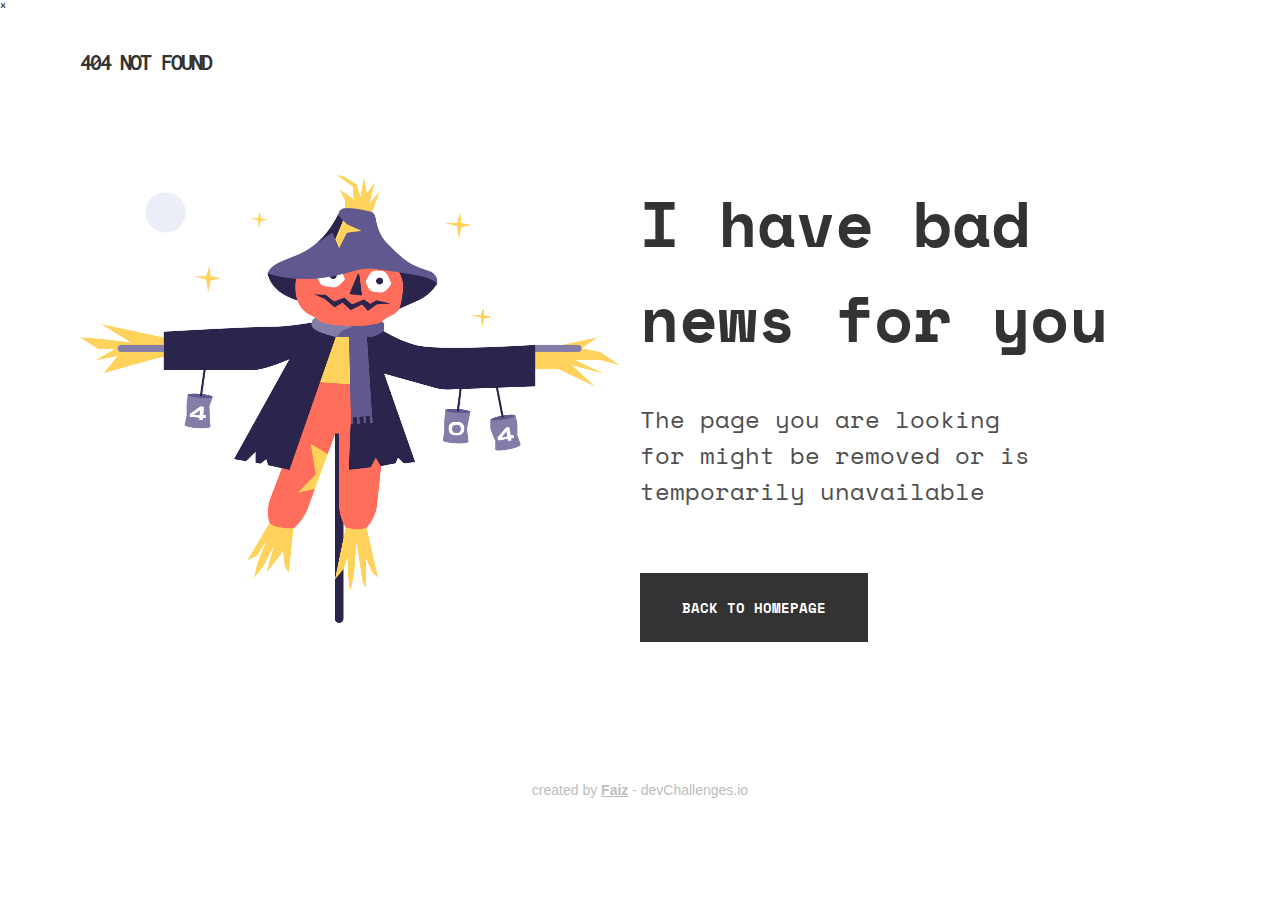
<file: 404 Not Found/index.html>
<!DOCTYPE html>
<html lang="en">
  <head>
    <meta charset="UTF-8" />
    <meta http-equiv="X-UA-Compatible" content="IE=edge" />
    <meta name="viewport" content="width=device-width, initial-scale=1.0" />
    <link rel="preconnect" href="https://fonts.googleapis.com" />
    <link rel="preconnect" href="https://fonts.gstatic.com" crossorigin />
    <link
      href="https://fonts.googleapis.com/css2?family=Inconsolata:wght@700&family=Space+Mono:wght@400;700&display=swap"
      rel="stylesheet"
    />
    <link rel="stylesheet" href="style.css" />
    x
    <title>404 Not Found</title>
  </head>
  <body>
    <div class="container">
      <h2 class="heading-title">404 Not Found</h2>
      <img class="scarecrow-img" src="./Scarecrow.png" alt="Scarecrow Image" />
      <div class="content">
        <h3 class="content-title">I have bad news for you</h3>
        <p class="content-para">
          The page you are looking for might be removed or is temporarily
          unavailable
        </p>
        <div><a class="homepage-btn" href="#">Back to homepage</a></div>
      </div>
    </div>
    <footer class="footer">
      <p>
        created by
        <a href="https://github.com/Faiz-AR"
          ><span class="footer-name">Faiz</span></a
        >
        - devChallenges.io
      </p>
    </footer>
  </body>
</html>
</file>
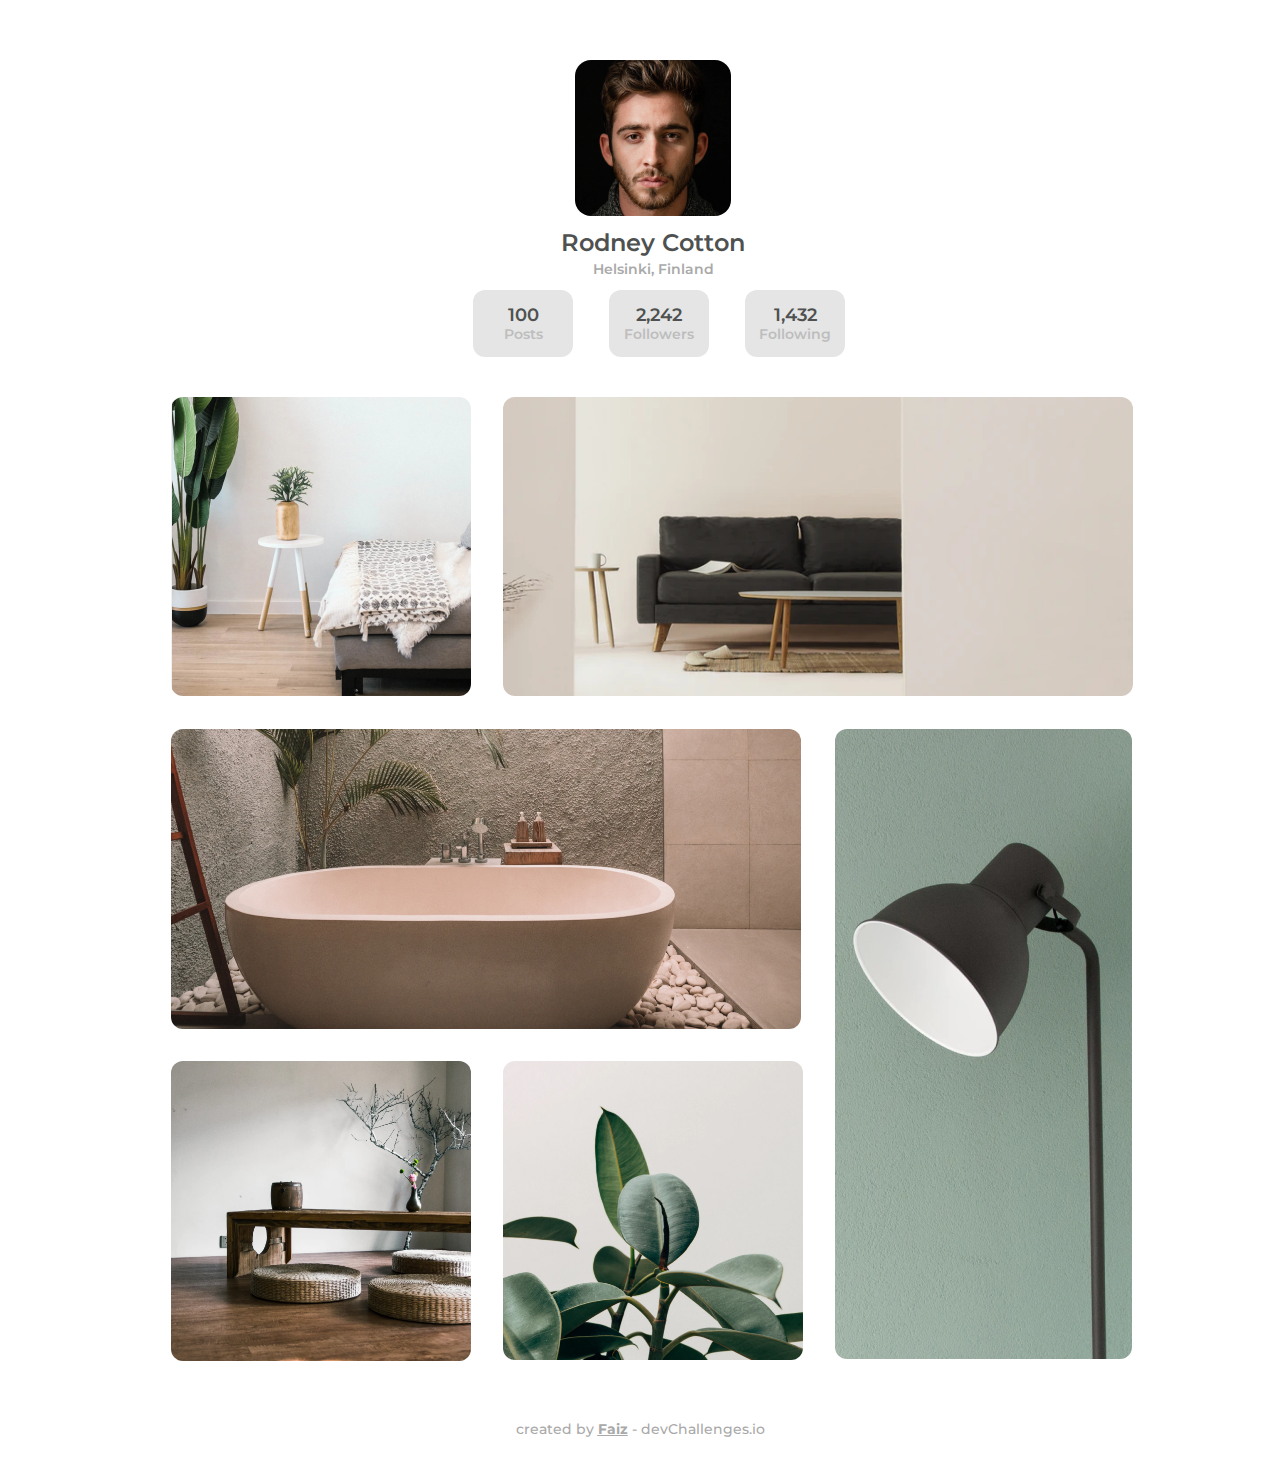
<file: My Gallery/index.html>
<!DOCTYPE html>
<html lang="en">
  <head>
    <meta charset="UTF-8" />
    <meta http-equiv="X-UA-Compatible" content="IE=edge" />
    <meta name="viewport" content="width=device-width, initial-scale=1.0" />
    <link rel="preconnect" href="https://fonts.googleapis.com" />
    <link rel="preconnect" href="https://fonts.gstatic.com" crossorigin />
    <link
      href="https://fonts.googleapis.com/css2?family=Montserrat:wght@500;600;700&display=swap"
      rel="stylesheet"
    />
    <link rel="shortcut icon" type="image/jpg" href="img/devchallenges.png" />

    <link rel="stylesheet" href="css/style.css" />
    <link rel="stylesheet" href="css/queries.css" />
    <title>My Gallery</title>
  </head>
  <body>
    <main class="container">
      <!-- HEADER SECTION -->
      <section class="header-section">
        <img
          class="profile-img"
          src="img/profilePhoto.png"
          alt="Profile Photo"
        />
        <p class="profile-name">Rodney Cotton</p>
        <p class="profile-address">Helsinki, Finland</p>
        <div class="profile-info">
          <div class="box">
            <p class="box-primary">100</p>
            <p class="box-secondary">Posts</p>
          </div>
          <div class="box">
            <p class="box-primary">2,242</p>
            <p class="box-secondary">Followers</p>
          </div>
          <div class="box">
            <p class="box-primary">1,432</p>
            <p class="box-secondary">Following</p>
          </div>
        </div>
      </section>

      <!-- CONTENT SECTION -->
      <section class="content-section">
        <div class="img-box-1">
          <img class="content-img img-sm" src="img/photo1.png" alt="" />
        </div>
        <div class="img-box-2">
          <img class="content-img img-md-x" src="img/photo2.png" alt="" />
        </div>
        <div class="img-box-3">
          <img class="content-img img-md-x" src="img/photo3.png" alt="" />
        </div>
        <div class="img-box-4">
          <img class="content-img img-md-y" src="img/photo_4.png" alt="" />
        </div>
        <div class="img-box-5">
          <img class="content-img img-sm" src="img/photo6.png" alt="" />
        </div>
        <div class="img-box-6">
          <img class="content-img img-sm" src="img/photo5.png" alt="" />
        </div>
      </section>
    </main>

    <footer class="footer">
      <p>
        created by
        <a href="https://github.com/Faiz-AR" target="_blank"
          ><span class="footer-name">Faiz</span></a
        >
        - devChallenges.io
      </p>
    </footer>
  </body>
</html>
</file>
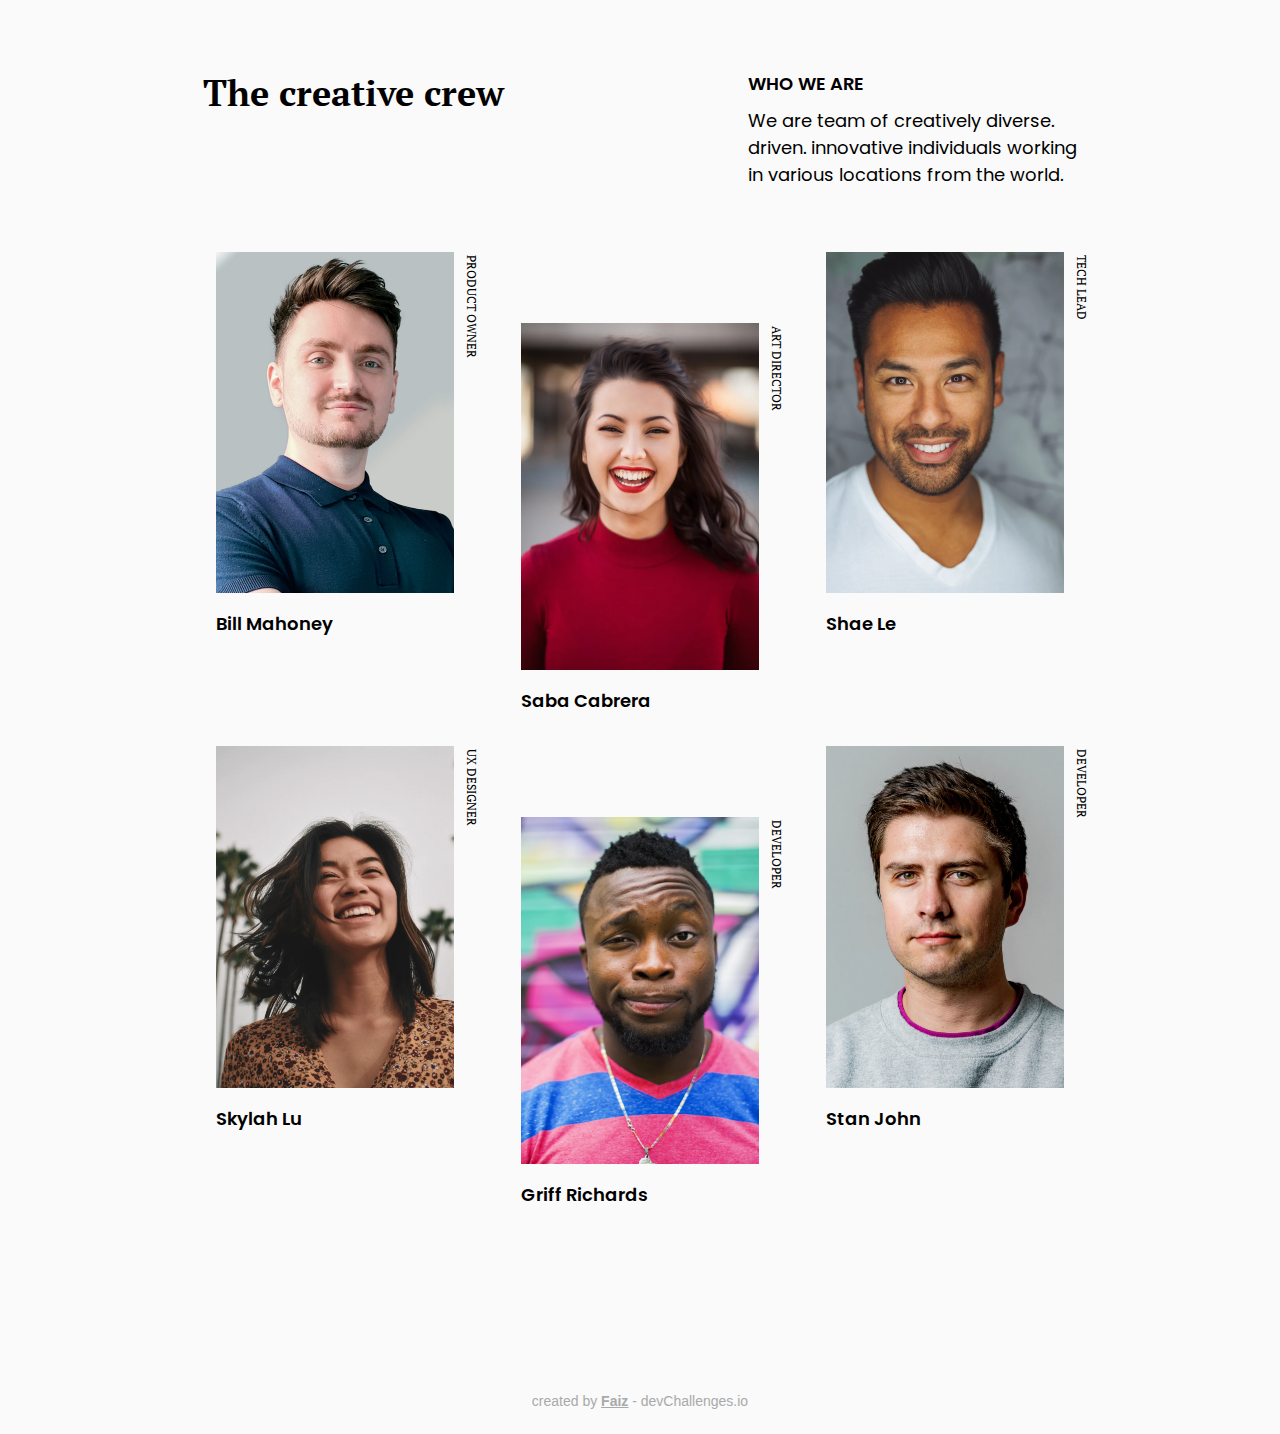
<file: My Team Page/index.html>
<!DOCTYPE html>
<html lang="en">
  <head>
    <meta charset="UTF-8" />
    <meta http-equiv="X-UA-Compatible" content="IE=edge" />
    <meta name="viewport" content="width=device-width, initial-scale=1.0" />
    <link rel="preconnect" href="https://fonts.googleapis.com" />
    <link rel="preconnect" href="https://fonts.gstatic.com" crossorigin />
    <link
      href="https://fonts.googleapis.com/css2?family=PT+Serif:wght@400;700&family=Poppins:wght@400;600&display=swap"
      rel="stylesheet"
    />
    <link rel="stylesheet" href="style.css" />
    <title>My Team Page</title>
  </head>
  <body>
    <main class="container">
      <!-- HEADING SECTION -->
      <div class="heading-section">
        <h2 class="heading-title">The creative crew</h2>
        <div class="heading-content">
          <h3 class="content-title">Who we are</h3>
          <p class="content-para">
            We are team of creatively diverse. driven. innovative individuals
            working in various locations from the world.
          </p>
        </div>
      </div>

      <!-- TEAM SECTION -->
      <div class="team-section">
        <!-- CARD 1 -->
        <div class="card">
          <img class="team-img" src="./img/photo1.png" alt="Bill Mahoney" />
          <span class="team-job">Product owner</span>
          <span class="team-name">Bill Mahoney</span>
        </div>

        <!-- CARD 2 -->
        <div class="card card-end">
          <img class="team-img" src="./img/photo2.png" alt="Saba Cabrera" />
          <span class="team-job">Art director</span>
          <span class="team-name">Saba Cabrera</span>
        </div>

        <!-- CARD 3 -->
        <div class="card">
          <img class="team-img" src="./img/photo3.png" alt="Shae Le" />
          <span class="team-job">Tech Lead</span>
          <span class="team-name">Shae Le</span>
        </div>

        <!-- CARD 4 -->
        <div class="card card-end card-adjust-start">
          <img class="team-img" src="./img/photo4.png" alt="Saba Cabrera" />
          <span class="team-job">UX Designer</span>
          <span class="team-name">Skylah Lu</span>
        </div>
        <!-- CARD 5 -->
        <div class="card card-adjust-end">
          <img class="team-img" src="./img/photo5.png" alt="Griff Richards" />
          <span class="team-job">Developer</span>
          <span class="team-name">Griff Richards</span>
        </div>

        <!-- CARD 6 -->
        <div class="card card-end card-adjust-start">
          <img class="team-img" src="./img/photo6.png" alt="Stan John" />
          <span class="team-job">Developer</span>
          <span class="team-name">Stan John</span>
        </div>
      </div>
    </main>
    <footer class="footer">
      <p>
        created by
        <a href="https://github.com/Faiz-AR"
          ><span class="footer-name">Faiz</span></a
        >
        - devChallenges.io
      </p>
    </footer>
  </body>
</html>
</file>
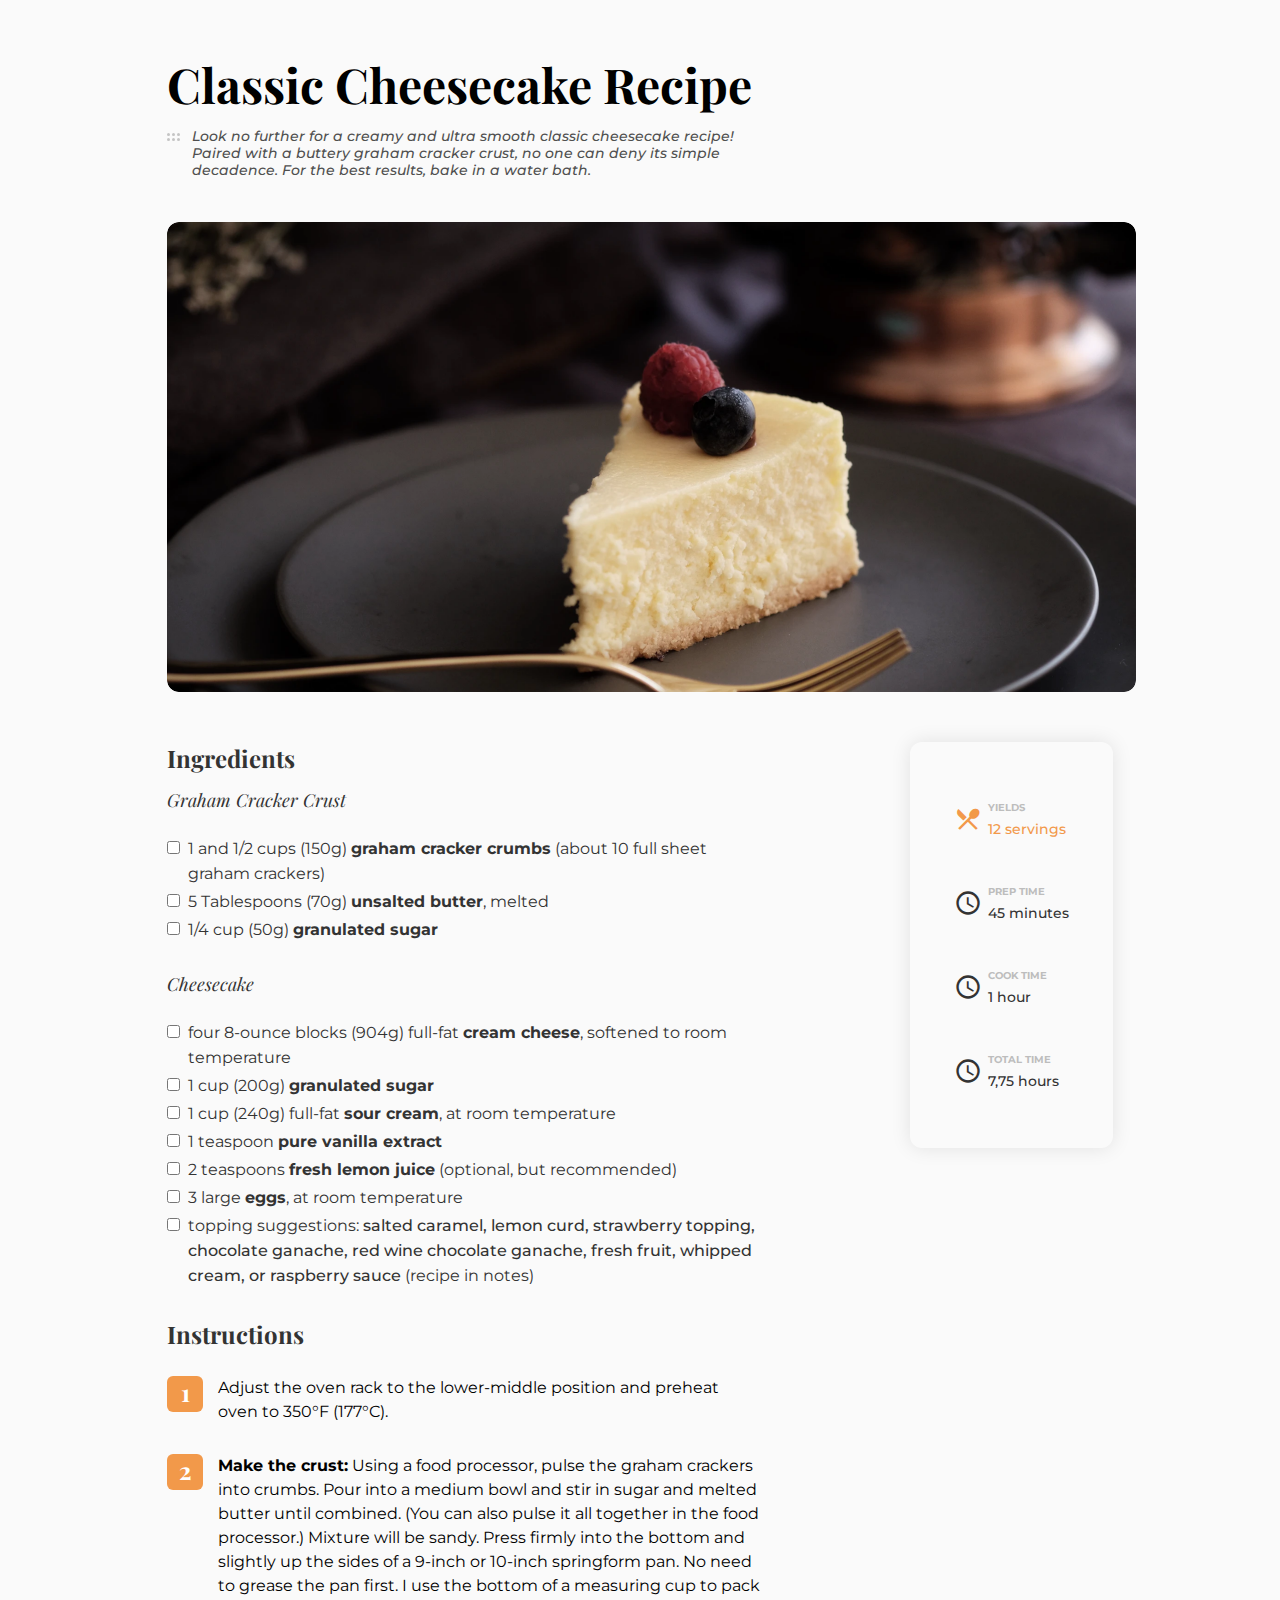
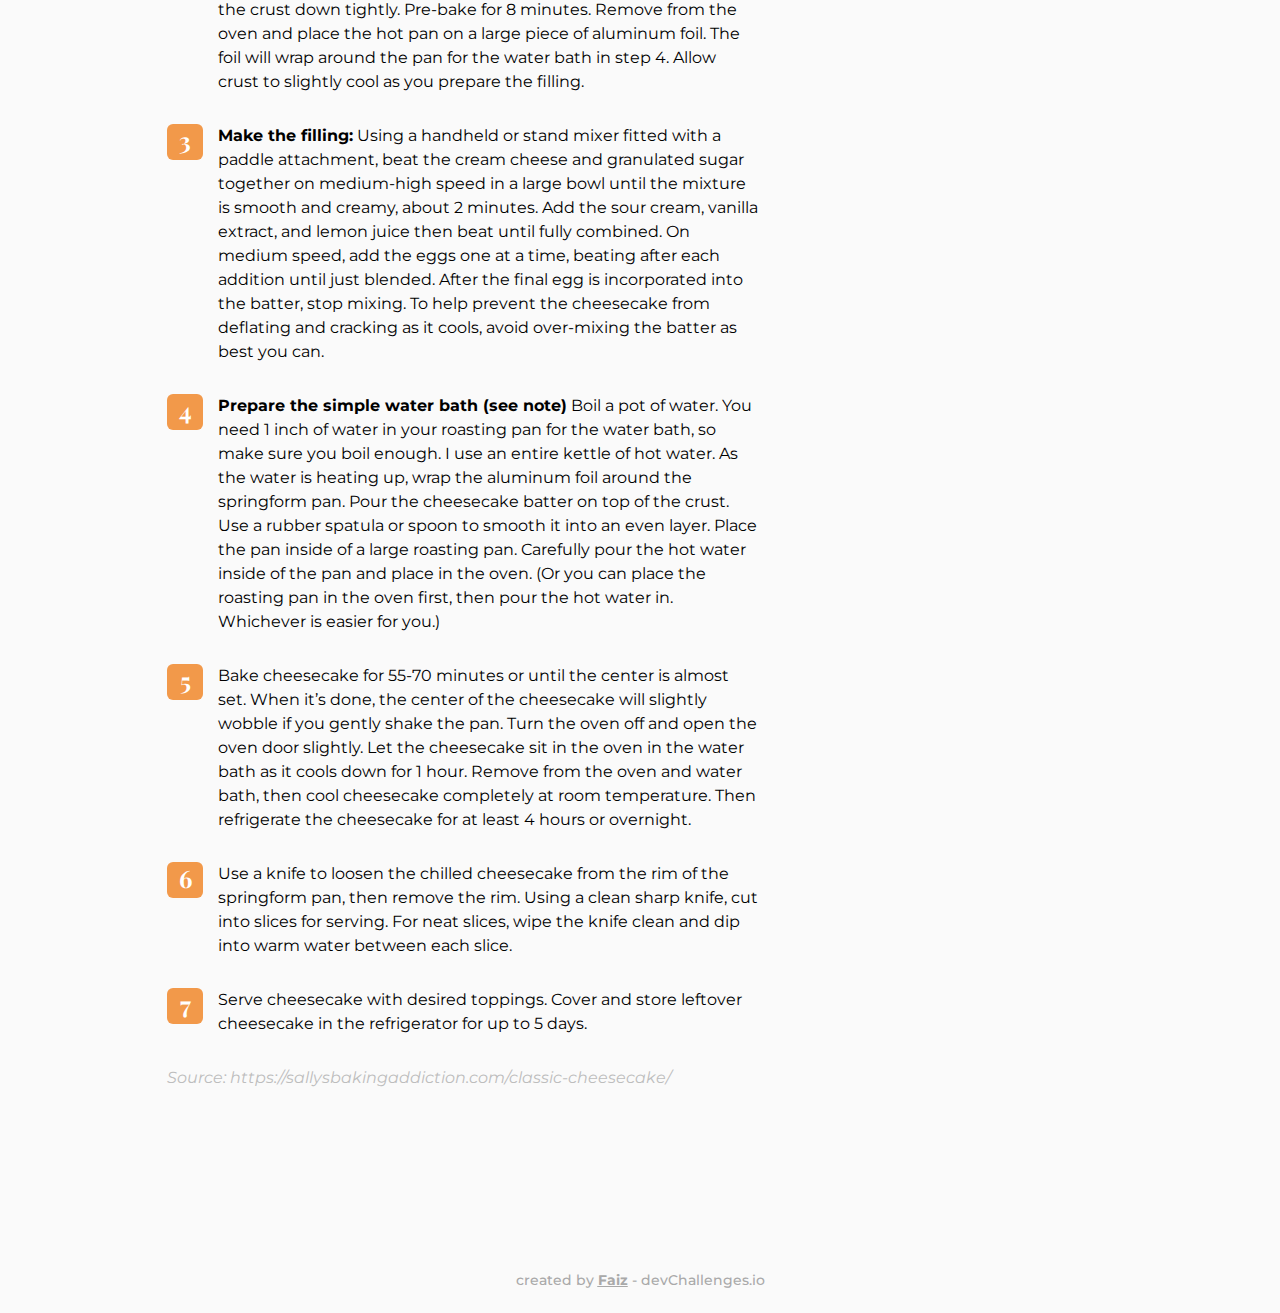
<file: Recipe Blog/index.html>
<!DOCTYPE html>
<html lang="en">
  <head>
    <meta charset="UTF-8" />
    <meta http-equiv="X-UA-Compatible" content="IE=edge" />
    <meta name="viewport" content="width=device-width, initial-scale=1.0" />

    <link rel="preconnect" href="https://fonts.googleapis.com" />
    <link rel="preconnect" href="https://fonts.gstatic.com" crossorigin />
    <link
      href="https://fonts.googleapis.com/css2?family=Montserrat:ital,wght@0,400;0,500;0,700;1,400&family=Playfair+Display:ital,wght@0,700;1,400&display=swap"
      rel="stylesheet"
    />
    <link
      href="https://fonts.googleapis.com/icon?family=Material+Icons"
      rel="stylesheet"
    />

    <link rel="shortcut icon" type="image/jpg" href="img/devchallenges.png" />
    <link rel="stylesheet" href="css/style.css" />
    <link rel="stylesheet" href="css/queries.css" />

    <title>Recipe Blog</title>
  </head>
  <body>
    <main class="container">
      <!--                 -->
      <!-- HEADING SECTION -->
      <!--                 -->
      <section class="heading-section">
        <div class="heading-content-container">
          <h2 class="title-primary">Classic Cheesecake Recipe</h2>
          <div class="heading-content">
            <img class="dots-icon" src="img/6dots.svg" alt="6 Dots" />

            <p class="heading-text">
              Look no further for a creamy and ultra smooth classic cheesecake
              recipe! Paired with a buttery graham cracker crust, no one can
              deny its simple decadence. For the best results, bake in a water
              bath.
            </p>
          </div>
        </div>
        <div class="heading-img-container">
          <img
            class="heading-img"
            src="./img/photo1.png"
            alt="Photo of Cheesecake"
          />
        </div>
      </section>

      <!--                 -->
      <!-- SUMMARY SECTION -->
      <!--                 -->
      <section class="summary-section">
        <div class="sum-box yields-box">
          <span class="material-icons md-18 orange"> restaurant_menu </span>
          <div class="box-content">
            <p class="box-title">Yields</p>
            <p class="box-text special">12 servings</p>
          </div>
        </div>
        <div class="sum-box">
          <span class="material-icons md-18"> schedule </span>
          <div class="box-content">
            <p class="box-title">Prep TIme</p>
            <p class="box-text">45 minutes</p>
          </div>
        </div>
        <div class="sum-box">
          <span class="material-icons md-18"> schedule </span>
          <div class="box-content">
            <p class="box-title">Cook Time</p>
            <p class="box-text">1 hour</p>
          </div>
        </div>
        <div class="sum-box">
          <span class="material-icons md-18"> schedule </span>
          <div class="box-content">
            <p class="box-title">Total Time</p>
            <p class="box-text">7,75 hours</p>
          </div>
        </div>
      </section>

      <!--                -->
      <!-- RECIPE SECTION -->
      <!--                -->
      <section class="recipe-section">
        <div class="ing-container">
          <h3 class="title-tertiary">Ingredients</h3>
          <h4 class="ing-name">Graham Cracker Crust</h4>

          <div class="recipe-box ing-box">
            <input type="checkbox" />
            <label class="ing-text"
              >1 and 1/2 cups (150g)
              <span style="font-weight: 700">graham cracker crumbs</span> (about
              10 full sheet graham crackers)</label
            >

            <input type="checkbox" />
            <label class="ing-text"
              >5 Tablespoons (70g)
              <span style="font-weight: 700">unsalted butter</span>,
              melted</label
            >
            <input type="checkbox" />
            <label class="ing-text"
              >1/4 cup (50g)
              <span style="font-weight: 700">granulated sugar</span></label
            >
          </div>

          <h4 class="ing-name">Cheesecake</h4>

          <div class="recipe-box ing-box">
            <input type="checkbox" />
            <label class="ing-text"
              >four 8-ounce blocks (904g) full-fat
              <span style="font-weight: 700"> cream cheese</span>, softened to
              room temperature</label
            >

            <input type="checkbox" />
            <label class="ing-text"
              >1 cup (200g)
              <span style="font-weight: 700">granulated sugar</span>
            </label>

            <input type="checkbox" />
            <label class="ing-text"
              >1 cup (240g) full-fat
              <span style="font-weight: 700">sour cream</span>, at room
              temperature</label
            >

            <input type="checkbox" />
            <label class="ing-text"
              >1 teaspoon
              <span style="font-weight: 700">pure vanilla extract</span></label
            >

            <input type="checkbox" />
            <label class="ing-text"
              >2 teaspoons
              <span style="font-weight: 700">fresh lemon juice</span> (optional,
              but recommended)</label
            >

            <input type="checkbox" />
            <label class="ing-text"
              >3 large <span style="font-weight: 700">eggs</span>, at room
              temperature</label
            >

            <input type="checkbox" />
            <label class="ing-text"
              >topping suggestions:
              <span style="font-weight: 500">
                salted caramel, lemon curd, strawberry topping, chocolate
                ganache, red wine chocolate ganache, fresh fruit, whipped cream,
                or raspberry sauce</span
              >
              (recipe in notes)</label
            >
          </div>
        </div>

        <div class="ins-container">
          <h3 class="title-secondary">Instructions</h3>
          <div class="recipe-box ins-box">
            <!-- STEP 1 -->
            <div class="step-box">1</div>
            <p class="ins-text">
              Adjust the oven rack to the lower-middle position and preheat oven
              to 350°F (177°C).
            </p>

            <!-- STEP 2 -->
            <div class="step-box">2</div>
            <p class="ins-text">
              <span style="font-weight: 700">Make the crust:</span> Using a food
              processor, pulse the graham crackers into crumbs. Pour into a
              medium bowl and stir in sugar and melted butter until combined.
              (You can also pulse it all together in the food processor.)
              Mixture will be sandy. Press firmly into the bottom and slightly
              up the sides of a 9-inch or 10-inch springform pan. No need to
              grease the pan first. I use the bottom of a measuring cup to pack
              the crust down tightly. Pre-bake for 8 minutes. Remove from the
              oven and place the hot pan on a large piece of aluminum foil. The
              foil will wrap around the pan for the water bath in step 4. Allow
              crust to slightly cool as you prepare the filling.
            </p>

            <!-- STEP 3 -->
            <div class="step-box">3</div>
            <p class="ins-text">
              <span style="font-weight: 700">Make the filling:</span> Using a
              handheld or stand mixer fitted with a paddle attachment, beat the
              cream cheese and granulated sugar together on medium-high speed in
              a large bowl until the mixture is smooth and creamy, about 2
              minutes. Add the sour cream, vanilla extract, and lemon juice then
              beat until fully combined. On medium speed, add the eggs one at a
              time, beating after each addition until just blended. After the
              final egg is incorporated into the batter, stop mixing. To help
              prevent the cheesecake from deflating and cracking as it cools,
              avoid over-mixing the batter as best you can.
            </p>

            <!-- STEP 4 -->
            <div class="step-box">4</div>
            <p class="ins-text">
              <span style="font-weight: 700"
                >Prepare the simple water bath (see note)</span
              >
              Boil a pot of water. You need 1 inch of water in your roasting pan
              for the water bath, so make sure you boil enough. I use an entire
              kettle of hot water. As the water is heating up, wrap the aluminum
              foil around the springform pan. Pour the cheesecake batter on top
              of the crust. Use a rubber spatula or spoon to smooth it into an
              even layer. Place the pan inside of a large roasting pan.
              Carefully pour the hot water inside of the pan and place in the
              oven. (Or you can place the roasting pan in the oven first, then
              pour the hot water in. Whichever is easier for you.)
            </p>

            <!-- STEP 5 -->
            <div class="step-box">5</div>
            <p class="ins-text">
              Bake cheesecake for 55-70 minutes or until the center is almost
              set. When it’s done, the center of the cheesecake will slightly
              wobble if you gently shake the pan. Turn the oven off and open the
              oven door slightly. Let the cheesecake sit in the oven in the
              water bath as it cools down for 1 hour. Remove from the oven and
              water bath, then cool cheesecake completely at room temperature.
              Then refrigerate the cheesecake for at least 4 hours or overnight.
            </p>

            <!-- STEP 6 -->
            <div class="step-box">6</div>
            <p class="ins-text">
              Use a knife to loosen the chilled cheesecake from the rim of the
              springform pan, then remove the rim. Using a clean sharp knife,
              cut into slices for serving. For neat slices, wipe the knife clean
              and dip into warm water between each slice.
            </p>

            <!-- STEP 7 -->
            <div class="step-box">7</div>
            <p class="ins-text">
              Serve cheesecake with desired toppings. Cover and store leftover
              cheesecake in the refrigerator for up to 5 days.
            </p>

            <p class="source-text">
              Source:
              <a href="https://sallysbakingaddiction.com/classic-cheesecake/"
                >https://sallysbakingaddiction.com/classic-cheesecake/</a
              >
            </p>
          </div>
        </div>
      </section>
    </main>

    <!-- FOOTER -->
    <footer class="footer">
      <p>
        created by
        <a href="https://github.com/Faiz-AR" target="_blank"
          ><span class="footer-name">Faiz</span></a
        >
        - devChallenges.io
      </p>
    </footer>
  </body>
</html>
</file>
<file: 404 Not Found/style.css>
/*
- Font sizes (px)
10 / 12 / 14 / 16 / 18 / 20 / 24 / 30 / 36 / 44 / 52 / 62 / 74 / 86 / 98

- Spacing system (px)
2 / 4 / 8 / 12 / 16 / 24 / 32 / 48 / 64 / 80 / 96 / 128

font-family: 'Inconsolata', monospace;
font-family: 'Space Mono', monospace;

*/

:root {
  --white-bg-color: #ffffff;
  --grey-1-color: #333333;
  --grey-2-color: #4f4f4f;
  --grey-2-active--color: #474747;
  --grey-3-color: #bdbdbd;
}

* {
  padding: 0;
  margin: 0;
  box-sizing: border-box;
}

html {
  font-size: 62.5%;
}

body {
  width: 100%;
  height: 100%;
  font-family: "Space Mono", monospace;
  background-color: var(--white-bg-color);
  line-height: 1;
}

.container {
  display: grid;
  grid-template-columns: 1fr 1fr;
  grid-template-rows: auto 1fr auto;
  padding: 4rem 8rem;
  row-gap: 10rem;
}

.heading-title {
  grid-column: 1 / -1;
  font-family: "Inconsolata", monospace;
  font-weight: 700;
  font-size: 2.4rem;
  line-height: 2.5rem;
  color: var(--grey-1-color);
  letter-spacing: -0.08em;
  text-transform: uppercase;
}

.scarecrow-img {
  width: 54rem;
  height: auto;
}

.content {
  display: flex;
  flex-direction: column;
}

.content-title {
  font-size: 6.4rem;
  font-weight: 700;
  line-height: 9.5rem;
  color: var(--grey-1-color);
  margin-bottom: 3.6rem;
}

.content-para {
  max-width: 39rem;
  font-size: 2.4rem;
  font-weight: 400;
  line-height: 3.6rem;
  color: var(--grey-2-color);
  margin-bottom: 6.4rem;
}

.homepage-btn {
  display: inline-block;
  text-decoration: none;
  font-size: 1.4rem;
  font-weight: 700;
  line-height: 2.1rem;
  background-color: var(--grey-1-color);
  color: var(--white-bg-color);
  padding: 2.4rem 4.2rem;
  text-transform: uppercase;
  transition: all 0.3s;
}

.homepage-btn:hover {
  background-color: var(--grey-2-active--color);
}

.footer {
  display: flex;
  justify-content: center;
  margin-bottom: 2.4rem;

  font-family: "Montserrat", sans-serif;
  font-size: 1.4rem;
  font-weight: 500;
  line-height: 1.7rem;
  color: var(--grey-3-color);
}

.footer-name {
  font-weight: 700;
  text-decoration: underline;
}

.footer a {
  color: var(--grey-3-color);
  cursor: pointer;
}
@media (max-width: 74em) {
  .scarecrow-img {
    width: 36rem;
    align-self: center;
  }

  .content-title {
    font-size: 4.8rem;
  }

  .content-para {
    font-size: 1.8rem;
  }
}

@media (max-width: 54em) {
  .container {
    grid-template-columns: 1fr;
    justify-items: center;
    padding: 2rem 2.4rem;
    row-gap: 5rem;
  }

  .heading-title {
    justify-self: left;
  }

  .scarecrow-img {
    width: 29rem;
  }
}
</file>
<file: My Gallery/css/style.css>
/*
- Font sizes (px)
10 / 12 / 14 / 16 / 18 / 20 / 24 / 30 / 36 / 44 / 52 / 62 / 74 / 86 / 98

- Spacing system (px)
2 / 4 / 8 / 12 / 16 / 24 / 32 / 48 / 64 / 80 / 96 / 128

font-family: 'Montserrat', sans-serif;

*/

:root {
  --white-bg-color: #ffffff;
  --grey-main-color: #4e5150;
  --grey-secondary-color: #bdbdbd;
  --grey-tertiary-color: #e5e5e5;
  --footer-color: #a9a9a9;
}

* {
  padding: 0;
  margin: 0;
  box-sizing: border-box;
}

html {
  font-size: 62.5%;
}

body {
  background-color: var(--white-bg-color);
  font-family: "Montserrat", sans-serif;
  color: var(--grey-main-color);
  line-height: 1;
}

.container {
  display: grid;
  grid-template-columns: 1fr;
  row-gap: 4rem;
  padding: 3rem 3.25vw;
}

/* HEADER SECTION */
.header-section {
  display: flex;
  flex-direction: column;
  justify-content: center;
  align-items: center;
}

.profile-img {
  width: 10.1rem;
  height: auto;
  border-radius: 16px;
  margin-bottom: 1.2rem;
}

.profile-name {
  font-size: 1.4rem;
  font-weight: 600;
  line-height: 1.7rem;
  margin-bottom: 0.4rem;
}

.profile-address {
  font-size: 1rem;
  font-weight: 600;
  line-height: 1.2rem;
  color: var(--footer-color);
  margin-bottom: 1.2rem;
}

.profile-info {
  display: flex;
}

.box {
  display: flex;
  flex-direction: column;
  justify-content: center;
  align-items: center;
  height: 5.2rem;
  width: 7.8rem;
  margin-right: 1.2rem;
  background-color: var(--grey-tertiary-color);
  border-radius: 12px;
}

.box-primary {
  font-size: 1.2rem;
  font-weight: 600;
  line-height: 1.4rem;
}

.box-secondary {
  font-size: 1.2rem;
  font-weight: 600;
  line-height: 1.4rem;
  color: var(--grey-secondary-color);
}

/* CONTENT SECTION */
.content-section {
  display: grid;
  grid-template-columns: repeat(3, 1fr);
  grid-template-rows: repeat(3, 1fr);
  gap: 1.2rem;
  grid-template-areas:
    "a1 a2 a2"
    "a3 a3 a4"
    "a5 a6 a4";
}

.content-img {
  width: 100%;
  height: auto;
  border-radius: 12px;
}

.img-box-1 {
  grid-area: a1;
}

.img-box-2 {
  grid-area: a2;
}

.img-box-3 {
  grid-area: a3;
}

.img-box-4 {
  grid-area: a4;
}

.img-box-5 {
  grid-area: a5;
}

.img-box-6 {
  grid-area: a6;
}

/* FOOTER SECTION */
.footer {
  display: flex;
  justify-content: center;
  margin-bottom: 2.4rem;

  font-family: "Montserrat", sans-serif;
  font-size: 1.4rem;
  font-weight: 500;
  line-height: 1.7rem;
  color: var(--footer-color);
}

.footer-name {
  font-weight: 700;
  text-decoration: underline;
}

.footer a {
  color: var(--footer-color);
  cursor: pointer;
}
</file>
<file: My Gallery/css/queries.css>
/* 375px */
@media (max-width: 23.5em) {
  .img-sm {
    width: 11rem;
  }

  .img-md-x {
    width: 23rem;
  }

  .img-md-y {
    width: 10.8rem;
  }
}

/*768px  */
@media (min-width: 48em) {
  .container {
    padding: 6rem 10vw;
  }

  .profile-img {
    width: 15.6rem;
  }

  .profile-name {
    font-size: 2.4rem;
    line-height: 2.9rem;
  }

  .profile-address {
    font-size: 1.4rem;
    line-height: 1.7rem;
  }

  .box {
    margin-left: 2.4rem;
    width: 10rem;
    height: 6.7rem;
  }

  .box-primary {
    font-size: 1.8rem;
    line-height: 2.2rem;
  }

  .box-secondary {
    font-size: 1.4rem;
    line-height: 1.7rem;
  }
}

/* 945px */
@media (min-width: 59em) {
  .container {
    padding: 6rem 1.2rem;
  }
  .content-section {
    gap: 1.2rem;
  }
  .img-sm {
    width: 30rem;
  }
  .img-md-y {
    width: 29.7rem;
  }
}

/* 975px */
@media (min-width: 61em) {
  .container {
    width: 96.2rem;
    margin: 0 auto;
  }

  .content-section {
    grid-template-columns: repeat(3, 30rem);
    grid-template-rows: repeat(3, 30rem);
    gap: 3.2rem;
  }
  .img-md-x {
    width: 63rem;
  }
}
</file>
<file: My Team Page/style.css>
/*
- Font sizes (px)
10 / 12 / 14 / 16 / 18 / 20 / 24 / 30 / 36 / 44 / 52 / 62 / 74 / 86 / 98

- Spacing system (px)
2 / 4 / 8 / 12 / 16 / 24 / 32 / 48 / 64 / 80 / 96 / 128

font-family: 'Poppins', sans-serif;
font-family: 'PT Serif', serif;

*/

/* REUSEABLE COMPONENETS */

:root {
  --white-bg-color: #fafafa;
  --black-main-color: #000000;
  --footer-color: #a9a9a9;
}

* {
  padding: 0;
  margin: 0;
  box-sizing: border-box;
}

html {
  font-size: 62.5%;
}

body {
  background-color: var(--white-bg-color);
  font-family: "Poppins", sans-serif;
  color: var(--black-main-color);
  line-height: 1;
}

.container {
  display: grid;
  grid-template-columns: 1fr;
  padding: 7rem 1.2rem;
  justify-items: center;
}

/* HEADING SECTION */

.heading-section {
  display: grid;
  grid-template-columns: 1fr;
  row-gap: 3.8rem;
}

.heading-title {
  font-family: "PT Serif", serif;
  font-size: 3.6rem;
  font-weight: 700;
  line-height: 4.6rem;
}

.content-title {
  font-family: "Poppins", sans-serif;
  font-size: 1.8rem;
  font-weight: 600;
  line-height: 2.7rem;
  text-transform: uppercase;
  margin-bottom: 1rem;
}

.content-para {
  font-family: "Poppins", sans-serif;
  font-size: 1.4rem;
  font-weight: 400;
  line-height: 2.1rem;
  width: 33rem;
  margin-bottom: 6.4rem;
}

/* TEAM SECTION */

.team-section {
  max-width: fit-content;
  display: grid;
  grid-template-columns: 1fr 1fr;
  grid-template-rows: repeat(3, 28rem);
  column-gap: 2.6rem;
  align-items: start;
  margin-bottom: 13.4rem;
}

.card {
  position: relative;
}

.team-img {
  width: 13.8rem;
  height: auto;
  margin-bottom: 1rem;
}

.team-job {
  display: inline-block;
  position: absolute;
  top: 60px;
  left: 82px;
  transform: rotate(90deg);

  font-family: "PT Serif", serif;
  font-size: 1rem;
  font-weight: 400;
  line-height: 1.3rem;
  text-transform: uppercase;
  width: 13rem;
}

.team-name {
  display: block;
  font-family: "Poppins", sans-serif;
  font-size: 1.4rem;
  font-weight: 600;
  line-height: 2.1rem;
}

.card-end {
  align-self: end;
}

.footer {
  display: flex;
  justify-content: center;
  margin-bottom: 2.4rem;

  font-family: "Montserrat", sans-serif;
  font-size: 1.4rem;
  font-weight: 500;
  line-height: 1.7rem;
  color: var(--footer-color);
}

.footer-name {
  font-weight: 700;
  text-decoration: underline;
}

.footer a {
  color: var(--footer-color);
  cursor: pointer;
}
/* 720 PX */
@media (min-width: 45em) {
  .content-para {
    font-size: 1.8rem;
    line-height: 2.7rem;
  }

  .team-section {
    grid-template-columns: 1fr 1fr 1fr;
    grid-template-rows: repeat(2, 28rem);
    column-gap: 3.2rem;
    row-gap: 3.2rem;
  }
  .team-img {
    margin-bottom: 1.5rem;
  }

  .team-job {
    font-size: 1.2rem;
    line-height: 1.5rem;
  }

  .team-name {
    font-size: 1.8rem;
    line-height: 2.7rem;
  }

  .card-adjust-start {
    align-self: start;
  }

  .card-adjust-end {
    align-self: end;
  }
}

/* 920px */
@media (min-width: 58em) {
  .heading-section {
    grid-template-columns: 1fr 1fr;
    column-gap: 2rem;
  }

  .team-section {
    grid-template-rows: repeat(2, 46.2rem);
    column-gap: 6.7rem;
    margin-bottom: 11.5rem;
  }

  .team-img {
    width: 23.8rem;
    height: auto;
  }
  .team-job {
    top: 60px;
    left: 190px;
  }
}

/* 1120px */
@media (min-width: 70em) {
  .heading-section {
    column-gap: 21.5rem;
  }
}
</file>
<file: Recipe Blog/css/style.css>
/*
- Font sizes (px)
10 / 12 / 14 / 16 / 18 / 20 / 24 / 30 / 36 / 44 / 52 / 62 / 74 / 86 / 98

- Spacing system (px)
2 / 4 / 8 / 12 / 16 / 24 / 32 / 48 / 64 / 80 / 96 / 128

font-family: 'Montserrat', sans-serif;
font-family: 'Playfair Display', serif;

*/

/* REUSABLE CSS */

:root {
  /* BACKGROUND COLOR */
  --white-bg-color: #fafafa;
  --grey-bg-color: #c4c4c4;
  --grey2-bg-color: #828282;

  /* TEXT COLOR */
  --black-text-color: #000000;
  --grey-text-color: #4f4f4f;
  --grey2-text-color: #bdbdbd;
  --grey3-text-color: #333333;
  --orange-text-color: #f2994a;
  --white-text-color: #ffffff;

  /* FOOTER COLOR */
  --footer-color: #a9a9a9;
}

* {
  padding: 0;
  margin: 0;
  box-sizing: border-box;
}

html {
  font-size: 62.5%;
  overflow-x: hidden;
}

body {
  background-color: var(--white-bg-color);
  font-family: "Montserrat", sans-serif;
  font-weight: 400;
  line-height: 1;
  color: var(--grey3-text-color);
  overflow-x: hidden;
  -ms-overflow-style: none; /* IE and Edge */
  scrollbar-width: none; /* Firefox */
}

.material-icons.md-18 {
  font-size: 18px;
}

.material-icons.orange {
  color: var(--orange-text-color);
}

input[type="checkbox"] {
  cursor: pointer;
}
/* MAIN CSS */

.container {
  max-width: 97rem;
  display: grid;
  grid-template-columns: 1fr;
  padding: 3.2rem 1.2rem;
  margin: 0 auto;
}

/* HEADING SECTION */

.heading-section {
  display: grid;
  grid-template-columns: 1fr;
  row-gap: 2rem;
  margin-bottom: 2.4rem;
}

.heading-content-container {
  display: grid;
  grid-template-columns: 1fr;
  row-gap: 1.2rem;
  column-gap: 2rem;
}

.title-primary {
  grid-column: 1 / -1;

  font-family: "Playfair Display", serif;
  font-size: 2.4rem;
  font-weight: 700;
  line-height: 3.2rem;
  color: var(--black-text-color);
}

.heading-content {
  display: flex;
  align-items: baseline;
}

.dots-icon {
  margin-right: 1.2rem;
}

.heading-text {
  max-width: 32rem;

  font-size: 1.2rem;
  font-weight: 500;
  font-style: italic;
  line-height: 1.4rem;
  color: var(--grey-text-color);
}

.heading-img {
  width: 100%;
  height: auto;
  border-radius: 12px;
}

/* SUMMARY SECTION */
.summary-section {
  display: grid;
  grid-template-columns: 1fr 1fr 1fr;
  row-gap: 2.1rem;
  margin-bottom: 3.1rem;
}

.sum-box {
  display: grid;
  grid-template-columns: auto 1fr;
  column-gap: 0.6rem;
  align-items: center;
}

.sum-box.yields-box {
  grid-column: 1 / -1;
}

.box-content {
  display: flex;
  flex-direction: column;
}

.box-title {
  font-size: 0.8rem;
  font-weight: 700;
  line-height: 1rem;
  color: var(--grey2-text-color);
  text-transform: uppercase;
}

.box-text {
  font-size: 1rem;
  font-weight: 500;
  line-height: 1.2rem;
}

.box-text.special {
  color: var(--orange-text-color);
}

/* RECIPE SECTION */

.recipe-section {
  display: grid;
  grid-template-columns: 1fr;
  margin-bottom: 13rem;
}

/* INGREDIENTS CONTAINER */

.title-tertiary {
  font-family: "Playfair Display", serif;
  font-size: 1.8rem;
  font-weight: 700;
  line-height: 2.4rem;

  margin-bottom: 1.4rem;
}

.ing-name {
  font-family: "Playfair Display", serif;
  font-size: 1.6rem;
  line-height: 2.1rem;
  font-style: italic;
  font-weight: 400;

  margin-bottom: 2.4rem;
}

.recipe-box {
  display: grid;
  grid-template-columns: auto 1fr;
}

.recipe-box.ing-box {
  column-gap: 0.8rem;
  row-gap: 0.3rem;
  align-items: baseline;
}

.ing-text {
  font-size: 1.4rem;
  line-height: 2.5rem;
}

.ing-box label:last-child {
  margin-bottom: 3rem;
}

/* INSTRUCTIONS CONTAINER */

.title-secondary {
  font-family: "Playfair Display", serif;
  font-size: 2.4rem;
  font-weight: 700;
  line-height: 3.2rem;

  margin-bottom: 2.6rem;
}

.recipe-box.ins-box {
  column-gap: 1.5rem;
  row-gap: 3rem;
  align-items: flex-start;
}

.step-box {
  display: flex;
  place-content: center;

  font-family: "Playfair Display", serif;
  font-size: 2.4rem;
  font-weight: 700;
  line-height: 3.2rem;

  color: var(--white-text-color);
  background-color: var(--orange-text-color);

  border-radius: 6px;
  height: 3.6rem;
  width: 3.6rem;
}

.ins-text {
  font-size: 1.6rem;
  line-height: 2.4rem;
  color: var(--black-text-color);
  align-self: flex-start;
}

.source-text {
  grid-column: 1 / -1;
  font-size: 1.2rem;
  line-height: 1.8rem;
  font-style: italic;
  color: var(--grey2-text-color);
}

.source-text a {
  text-decoration: none;
  color: inherit;
}

/* FOOTER SECTION */
.footer {
  display: flex;
  justify-content: center;
  margin-bottom: 2.4rem;
  font-family: "Montserrat", sans-serif;
  font-size: 1.4rem;
  font-weight: 500;
  line-height: 1.7rem;
  color: var(--footer-color);
}

.footer-name {
  font-weight: 700;
  text-decoration: underline;
}

.footer a {
  color: var(--footer-color);
  cursor: pointer;
}
</file>
<file: Recipe Blog/css/queries.css>
/* 440px */
@media screen and (min-width: 27.5em) {
  .box-title {
    font-size: 1rem;
    margin-bottom: 1rem;
  }

  .box-text {
    font-size: 1.4rem;
  }

  .material-icons.md-18 {
    font-size: 28px;
  }
}

/* 640px */
@media screen and (min-width: 40em) {
  .heading-section {
    row-gap: 4.3rem;
    margin-bottom: 4.8rem;
  }
  .title-primary {
    font-size: 4.8rem;
    line-height: 6.4rem;
  }

  .heading-text {
    max-width: 59rem;
    font-size: 1.4rem;
    line-height: 1.7rem;
  }

  .summary-section {
    grid-template-columns: repeat(4, 1fr);
    justify-self: center;
    column-gap: 2rem;
  }

  .sum-box.yields-box {
    grid-column: 1;
  }
}

/*  993px */
@media screen and (min-width: 62em) {
  .container {
    padding: 5.2rem 1.2rem;
    grid-template-areas:
      "head head head"
      "recipe recipe summary"
      "recipe recipe .";
    column-gap: 15rem;
  }

  .heading-section {
    grid-area: head;
  }

  .heading-img {
    height: 47rem;
    width: auto;
  }

  .summary-section {
    grid-template-columns: 1fr;
    border-radius: 12px;
    box-shadow: 0px 0px 20px rgba(0, 0, 0, 0.1);
    padding: 6.1rem 4.4rem;
    row-gap: 5.2rem;

    grid-area: summary;
  }

  .recipe-section {
    grid-area: recipe;
  }

  .title-tertiary {
    font-size: 2.4rem;
    line-height: 3.2rem;
  }

  .ing-name {
    font-size: 1.8rem;
    line-height: 2.4rem;
  }

  .ing-text {
    font-size: 1.6rem;
    line-height: 2.5rem;
  }

  .source-text {
    font-size: 1.6rem;
    line-height: 2.4rem;
  }
}
</file>
